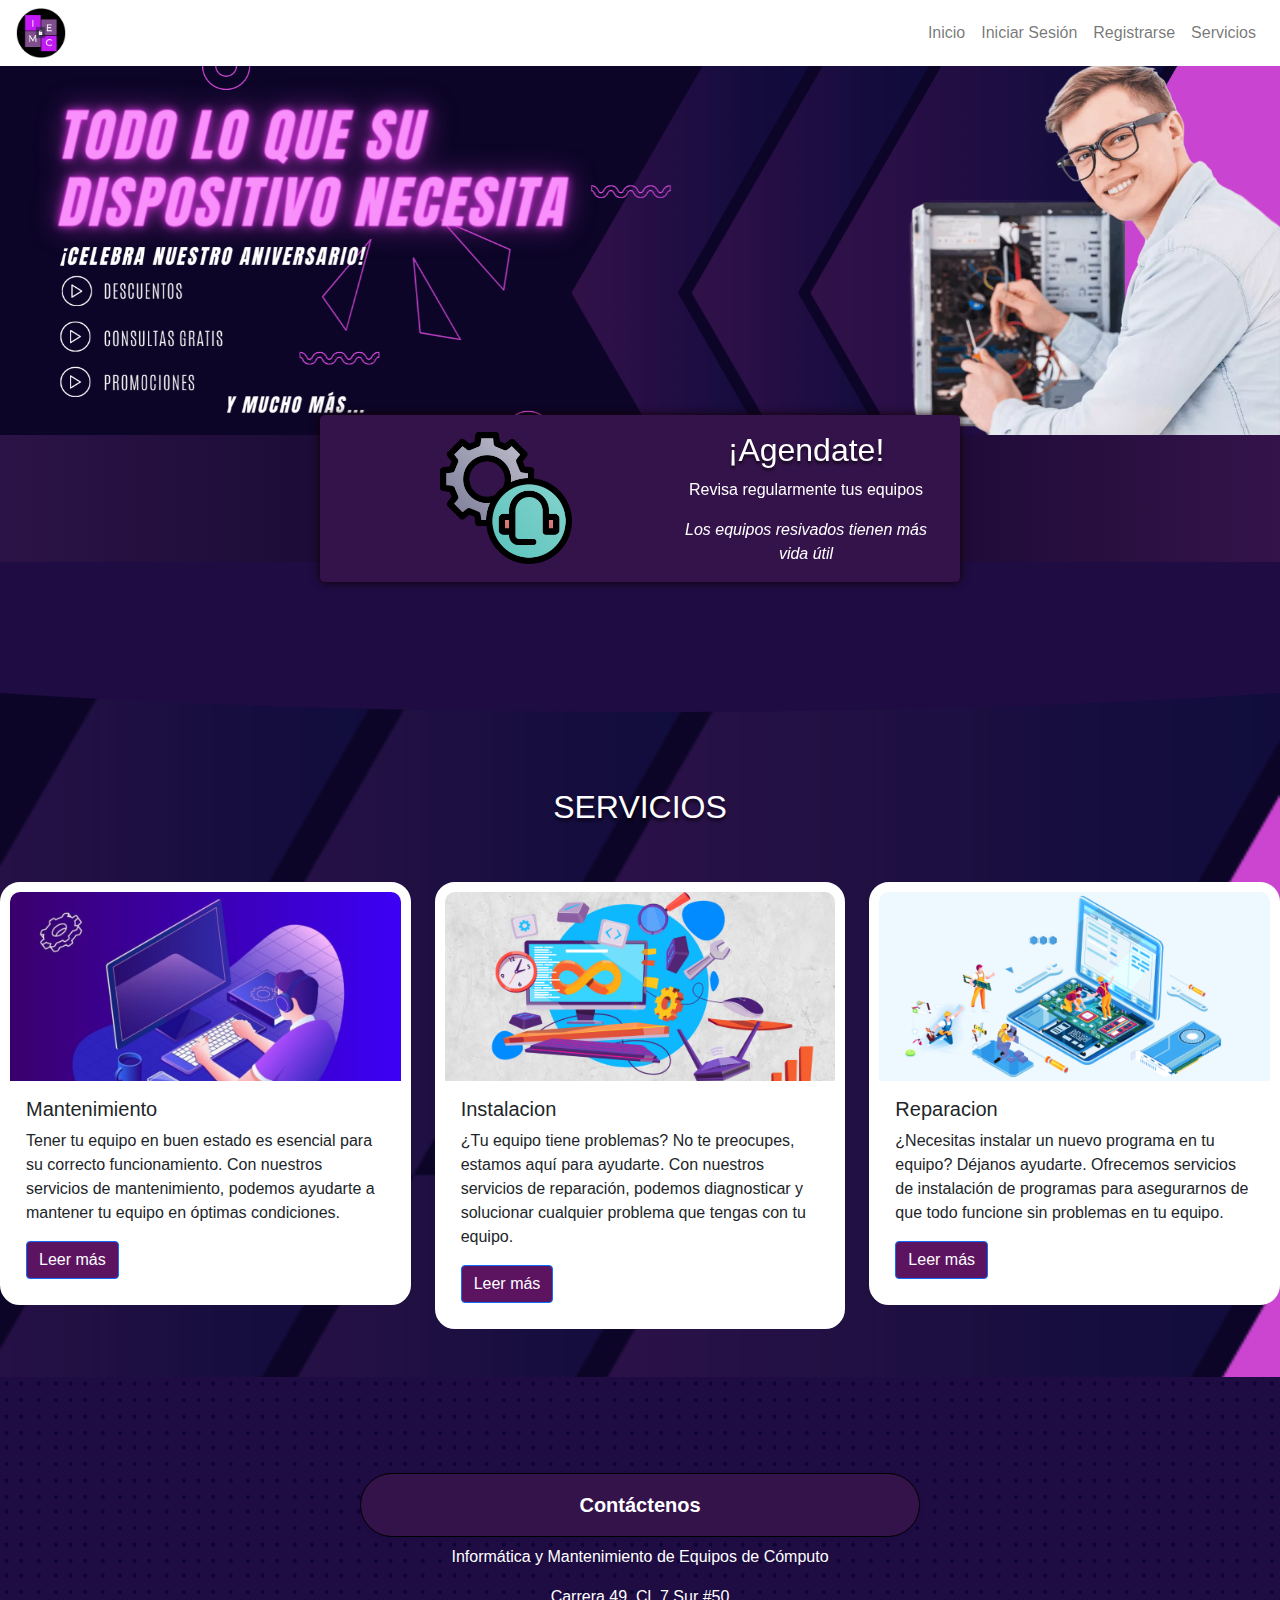
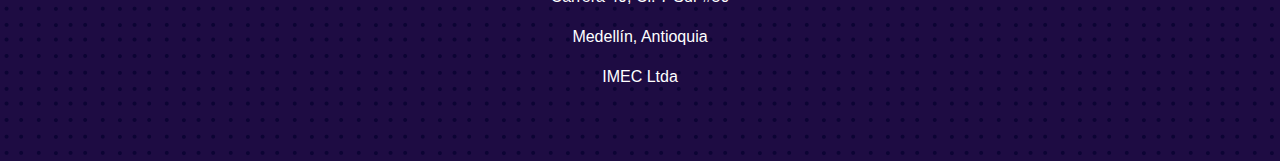
<file: index.html>
<!DOCTYPE html>
<html lang="en">
<head>
	<meta charset="utf-8">
	<meta name="viewport" content="width=device-width, initial-scale=1.0">
	<title>Bienvenido</title>


	<link rel="stylesheet" href="css/bootstrap.min.css">
	<link rel="stylesheet" href="css/main.css">
	<link href="img/logo.png" rel="icon">

</head>
<body style="overflow-x: hidden">
	<!-- NAVBAR -->
	<nav class="navbar navbar-expand-sm navbar-light bg-white">
		<div class="container-fluid">
		  <img src="img/logo.png" alt="" width="50">
		  </a>
	
	
		  <button class="navbar-toggler" type="button" data-toggle="collapse" data-target="#navbarSupportedContent"
			aria-controls="navbarSupportedContent" aria-expandend="false" aria-label="Toogle navigation">
	
			<span class="navbar-toggler-icon"></span>
		  </button>
	
		  <div class="collapse navbar-collapse" id="navbarSupportedContent">
			<ul class="navbar-nav ml-auto">
			  <li class="nav-item"><a class="nav-link" href="index.html" rel="import">Inicio</a></li>
			  <li class="nav-item"><a class="nav-link" href="login.html" rel="import">Iniciar Sesión</a></li>
			  <li class="nav-item"><a class="nav-link" href="register.html" rel="import">Registrarse</a></li>
			  <li class="nav-item"><a class="nav-link" href="#info" rel="import">Servicios</a></li>
			</ul>
		  </div>
		</div>
	</nav>

	<!-- CAROUSEL -->
	<div class="carousel slide" id="mainSlider" data-ride="carousel">
		<div class="carousel-inner">
			<div class="carousel-item active">
				<img src="img/new/car1.jpg" alt="" class="d-block w-100">
			</div>
			<div class="carousel-item">
				<img src="img/new/car2.jpg" alt="" class="d-block w-100">
			</div>
			<div class="carousel-item">
				<img src="img/new/car3.jpg" alt="" class="d-block w-100">
			</div>
		</div>
	</div>

	<!-- LISTÓN -->
	<div id="ribbon" style="background: linear-gradient(to right, #2c1347 0%, #0b0426 50%, #34134a 100%);	">
		<div id="cuadrito" class="container w-50 pl-5 rounded-lg" style="background-color: #34134a;">
			
			<div class="row align-items-center">
				<div class="col-sm p-3">
					<img src="img/new/liston.png" class="w-50 mx-auto d-block" alt="">
				</div>

				<div class="col-sm p-3 text-dark text-center">
					<h4 class="h2 text-shadow"  style="color:white">¡Agendate!</h4>
					<p  style="color:white">Revisa regularmente tus equipos</p>
					<i  style="color:white">Los equipos resivados tienen más vida útil</i>

				</div>

			</div>

		</div>
	</div>

	<!-- SEPARADOR LISTÓN -->

	<div id="separator-ribbon" >
		<div class="content bg-dark" style="background-color: #1e0c43!important;"></div>
	</div>

	<!-- DESC -->

	<div id="desc" style="background:url(img/new/fondofoot.png); background-size: 100%;">
		<div class="row pt-5">
			<a name="info"><h3 class="h2 text-shadow text-center text-white pb-5 pt-5 h1"><font face="Helvetica">SERVICIOS</h3></a></font>
		</div>

		<div class="row">
			<div class="col-sm">
				<div class="card w-100 card-border mb-5">
					<img src="img/new/card2.png" class="card-img-top" alt="">
					<div class="card-body">
						<h5 class="card-tittle">Mantenimiento</h5>
						<p class="card-text">Tener tu equipo en buen estado es esencial para su correcto funcionamiento. Con nuestros servicios de mantenimiento, podemos ayudarte a mantener tu equipo en óptimas condiciones.</p>
						<a href="register.html" class="btn btn-primary" style="background-color: rgb(92, 20, 97);" target="_blank">Leer más</a>
					</div>
				</div>
			</div>

				<div class="col-sm">
				<div class="card w-100 card-border mb-5">
					<img src="img/new/card1.png" class="card-img-top" alt="">
					<div class="card-body">
						<h5 class="card-tittle">Instalacion</h5>
						<p class="card-text">¿Tu equipo tiene problemas? No te preocupes, estamos aquí para ayudarte. Con nuestros servicios de reparación, podemos diagnosticar y solucionar cualquier problema que tengas con tu equipo.</p>
						<a href="register.html" class="btn btn-primary" style="background-color: rgb(92, 20, 97);" target="_blank">Leer más</a>
					</div>
				</div>
			</div>

				<div class="col-sm">
				<div class="card w-100 card-border mb-5">
					<img src="img/new/card3.png" class="card-img-top" alt="">
					<div class="card-body">
						<h5 class="card-tittle">Reparacion</h5>
						<p class="card-text">¿Necesitas instalar un nuevo programa en tu equipo? Déjanos ayudarte. Ofrecemos servicios de instalación de programas para asegurarnos de que todo funcione sin problemas en tu equipo.</p>

						<a href="register.html" class="btn btn-primary" style="background-color: rgb(92, 20, 97);" target="_blank">Leer más</a>
					</div>
				</div>
			</div>
		</div>
		

	</div>

	<!-- FOOTER -->
	<div id="footer" class="p-5" style="background: url(img/new/bg-04.png); ">
		<div class="container w-50 pt-5">
			<div class="row wor-cols-md-2 justify-content-md-center">
				<div class="col text-center">
					<a href="register.html" target="_blank">
						<button class="btn btn-lg rounded-pill btn-dark w-100 p-3 shadow-sm font-weight-bold" style="background-color: #34134a; border-color: black;">Contáctenos</button>
					</a>
				</div>
			</div>		

			<div>

				<div class="row justify-content-md-center py-2">
					<div class="col text-center" style="color: white">
						<p>Informática y Mantenimiento de Equipos de Cómputo</p>
						<p>Carrera 49, Cl. 7 Sur #50</p>
						<p>Medellín, Antioquia</p>
						<p>IMEC Ltda</p>
					</div>
					
				</div>
				

			</div>
		</div>		
	</div>

	<script src="js/popper.min.js"></script>
	<script src="js/bootstrap.min.js"></script>

</body>
</html>
</file>
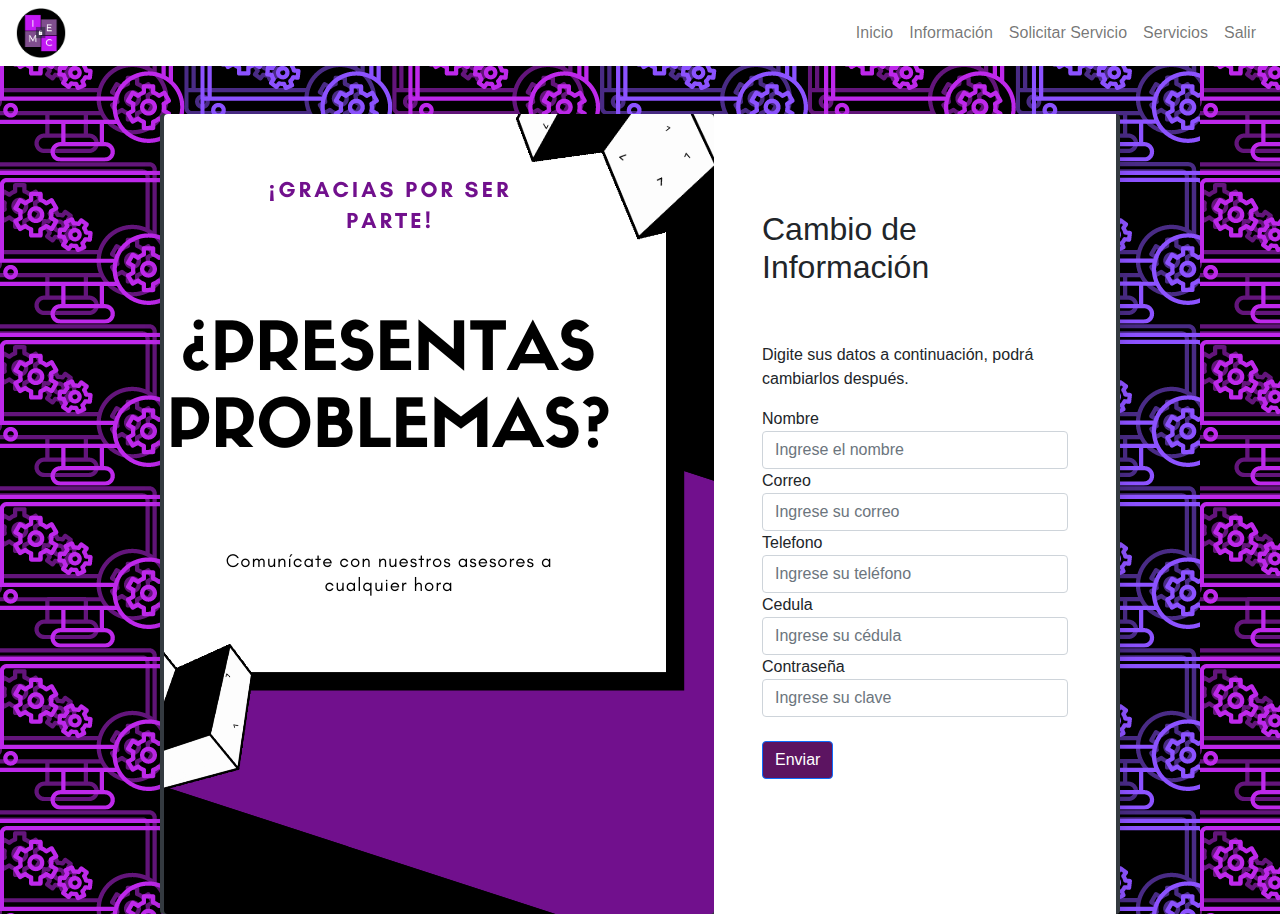
<file: editar_info.html>
<!DOCTYPE html>
<html lang="en">
<head>
  <meta charset="utf-8">
  <meta name="viewport" content="width=device-width, initial-scale=1.0">
  <title>Editar Info</title>
  <link href="css/bootstrap.min.css" rel="stylesheet">
  <link rel="stylesheet" href="css/register.css">
  <link href="img/logo.png" rel="icon">

  <style>
    .bg{
      background-image:url(img/update.png);
      width: 550px;
      height:800px;

    }
  </style>
</head>
<body>

  <!-- NAVBAR -->
  <nav class="navbar navbar-expand-sm navbar-light bg-white">
    <div class="container-fluid">
        <img src="img/logo.png" alt="" width="50">
      </a>


      <button class="navbar-toggler" type="button" data-toggle="collapse" data-target="#navbarSupportedContent" aria-controls="navbarSupportedContent" aria-expandend="false" aria-label="Toogle navigation">

        <span class="navbar-toggler-icon"></span>
      </button>

      <div class="collapse navbar-collapse" id="navbarSupportedContent">
        <ul class="navbar-nav ml-auto">
          <li class="nav-item"><a class="nav-link" href="menu.html"
          rel="import">Inicio</a></li>
          <li class="nav-item"><a class="nav-link" href="informacion_perfil.html"
          rel="import">Información</a></li>
          <li class="nav-item"><a class="nav-link" href="solicitar_servicios.html"
          rel="import">Solicitar Servicio</a></li>
          <li class="nav-item"><a class="nav-link" href="servicios.html"
            rel="import">Servicios</a></li>
          <li class="nav-item"><a class="nav-link" href="index.html"
          rel="import">Salir</a></li>
        </ul>
      </div>
    </div>
  </nav>

  <div class="container w-75 bg-dark mt-5 rounded shadow">
    <div class="row align-items-stretch">
      <div class="col bg d-none d-lg-block col-md-5 col-lg-5 col-xl-6 rounded">

      </div>
      <div class="col bg-white p-5 rounded-end">
        <div class="text-end">
        </div>

        <h2 class="fw-bold text-end py-5">Cambio de Información</h2>
        <label>Digite sus datos a continuación, podrá cambiarlos después.<br>
          <p> </p></label>


        <!--Log-->

        <form action="../p/services/updateUser.php" method="post">
          <div class="mb-4">
            
            <label>Nombre</label>
            <input type="text" name="name" id="name" class="form-control" placeholder="Ingrese el nombre"
              required>
            <label>Correo</label>
            <input type="email" name="location" id="ubicacion" class="form-control" placeholder="Ingrese su correo"
              required>
            <label>Telefono</label>
            <input type="text" name="station_id" id="ubicacion" class="form-control" placeholder="Ingrese su teléfono"
              required>
            <label>Cedula</label>
            <input type="text" name="employees" id="name" class="form-control" placeholder="Ingrese su cédula"
              required>
            <label>Contraseña</label>
            <input type="password" name="password" class="form-control" id="inputPassword3"
              placeholder="Ingrese su clave" required>
          </div>

          <div class="d-grid">

            <button type="submit" style="background-color: rgb(92, 20, 97);" class="btn btn-primary" href="informacion_perfil.html" rel="import">Enviar</button>
          </div>

        </form>

      </div>
    </div>
</body>
</html>
</file>
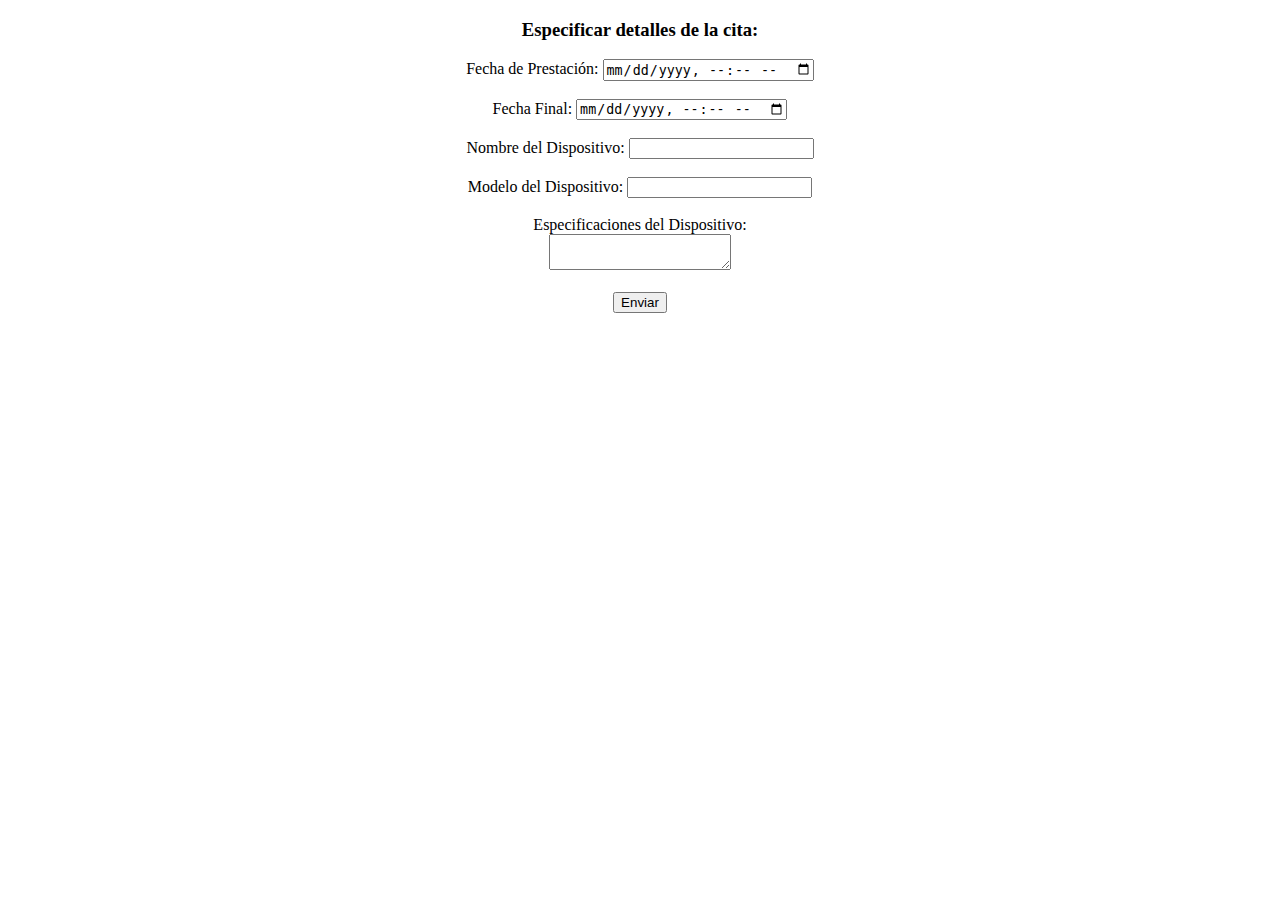
<file: formulario_cita.html>
<!DOCTYPE html>
<html lang="en">
<head>
    <meta charset="UTF-8">
    <meta http-equiv="X-UA-Compatible" content="IE=edge">
    <meta name="viewport" content="width=device-width, initial-scale=1.0">
    <title>Document</title>
</head>
<body>
    <div align="center">
        <h3>Especificar detalles de la cita:</h3>
    <form id="mantenimiento">
        <label for="fecha_prestacion">Fecha de Prestación:</label>
        <input type="datetime-local" id="fecha_prestacion" name="fecha_prestacion" required><br><br>

        <label for="fecha_final">Fecha Final:</label>
        <input type="datetime-local" id="fecha_final" name="fecha_final" required><br><br>

        <label for="nombre_dispositivo">Nombre del Dispositivo:</label>
        <input type="text" id="nombre_dispositivo" name="nombre_dispositivo" required><br><br>

        <label for="modelo_dispositivo">Modelo del Dispositivo:</label>
        <input type="text" id="modelo_dispositivo" name="modelo_dispositivo" required><br><br>

        <label for="especificaciones_dispositivo">Especificaciones del Dispositivo:</label><br>
        <textarea id="especificaciones_dispositivo" name="especificaciones_dispositivo" required></textarea><br><br>

        <input type="submit" value="Enviar">
    </form>
</div>
</body>
</html>
</file>
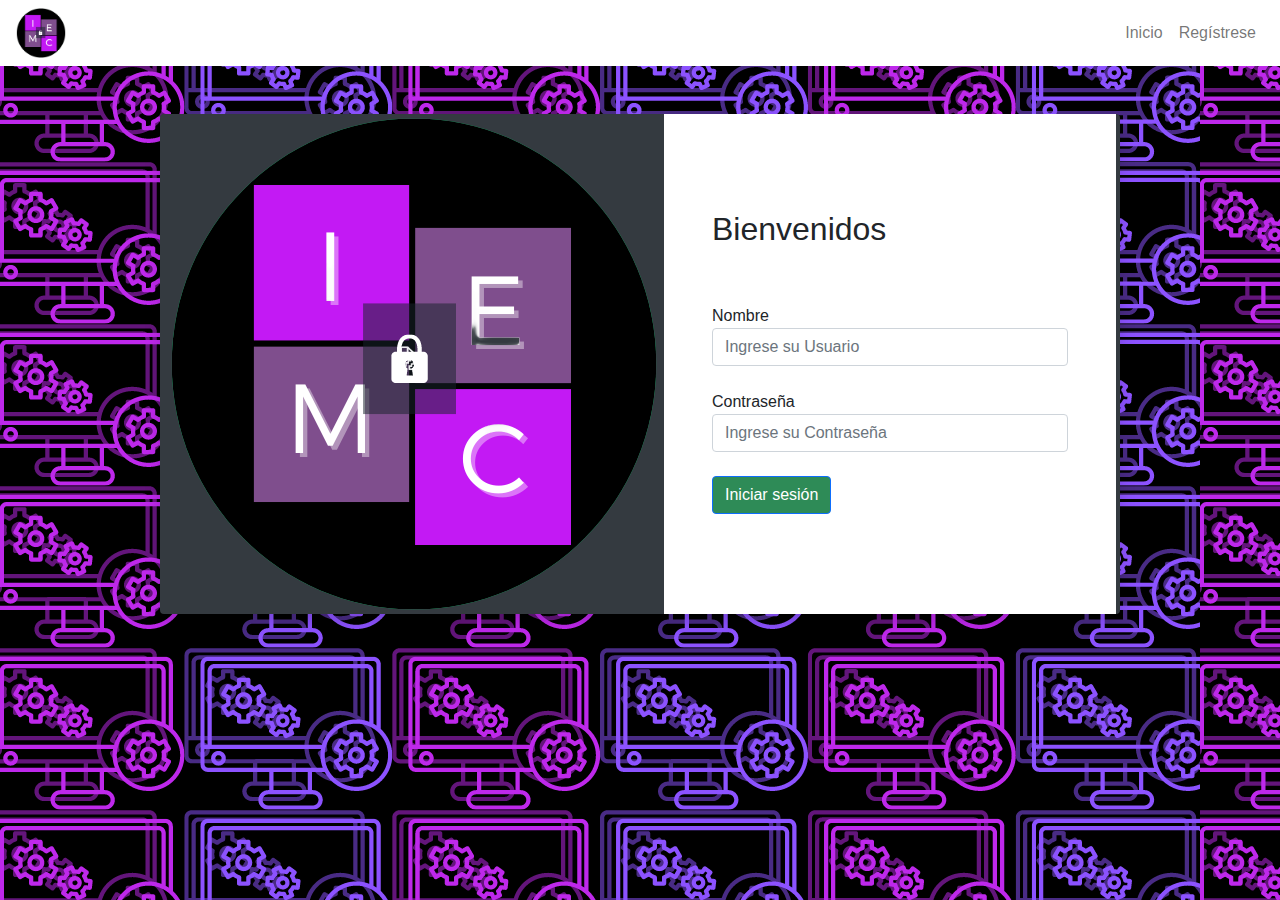
<file: login.html>
<!DOCTYPE html>
<html lang="en">

<head>
  <meta charset="utf-8">
  <meta name="viewport" content="width=device-width, initial-scale=1.0">
  <title>Login</title>
  <link href="css/bootstrap.min.css" rel="stylesheet">
  <link rel="stylesheet" href="css/login.css">
  <link href="img/logo.png" rel="icon">

  <style>
    .bg{
      background-image:url(img/logo.png);
      width: 500px;
      height:500px;

    }
  </style>

</head>
<body>

  <!-- NAVBAR -->
  <nav class="navbar navbar-expand-sm navbar-light bg-white">
    <div class="container-fluid">
        <img src="img/logo.png" alt="" width="50">
      </a>


      <button class="navbar-toggler" type="button" data-toggle="collapse" data-target="#navbarSupportedContent" aria-controls="navbarSupportedContent" aria-expandend="false" aria-label="Toogle navigation">

        <span class="navbar-toggler-icon"></span>
      </button>

      <div class="collapse navbar-collapse" id="navbarSupportedContent">
        <ul class="navbar-nav ml-auto">
          <li class="nav-item"><a class="nav-link" href="index.html"
          rel="import">Inicio</a></li>
          <li class="nav-item"><a class="nav-link" href="register.html"
          rel="import">Regístrese</a></li>
        </ul>
      </div>
    </div>
  </nav>

  <div class="container w-75 bg-dark mt-5 rounded shadow">
    <div class="row align-items-stretch">
      <div class="col bg d-none d-lg-block col-md-5 col-lg-5 col-xl-6 rounded">

      </div>
      <div class="col bg-white p-5 rounded-end">
        <div class="text-end">
        </div>

        <h2 class="fw-bold text-end py-5">Bienvenidos</h2>


        <!--Log-->

        <form action="./services/validateUser.php" method="post">
          <div class="mb-4">
            
            <label>Nombre</label>
            <input type="text" name="name" id="name" class="form-control" placeholder="Ingrese su Usuario" required>
          </div>

          <div class="mb-4">
            <label>Contraseña</label>
            <input type="password" name="password" class="form-control" id="inputPassword3" placeholder="Ingrese su Contraseña" required>
          </div>

          <div class="d-grid">

            <button type="submit" style="background-color: seagreen;" class="btn btn-primary" href="menu.html" rel="import">Iniciar sesión</button>
          </div>

        </form>

      </div>
    </div>
    
    <script src="js/bootstrap.bundle.min.js"></script>
</body>
</html>
</file>
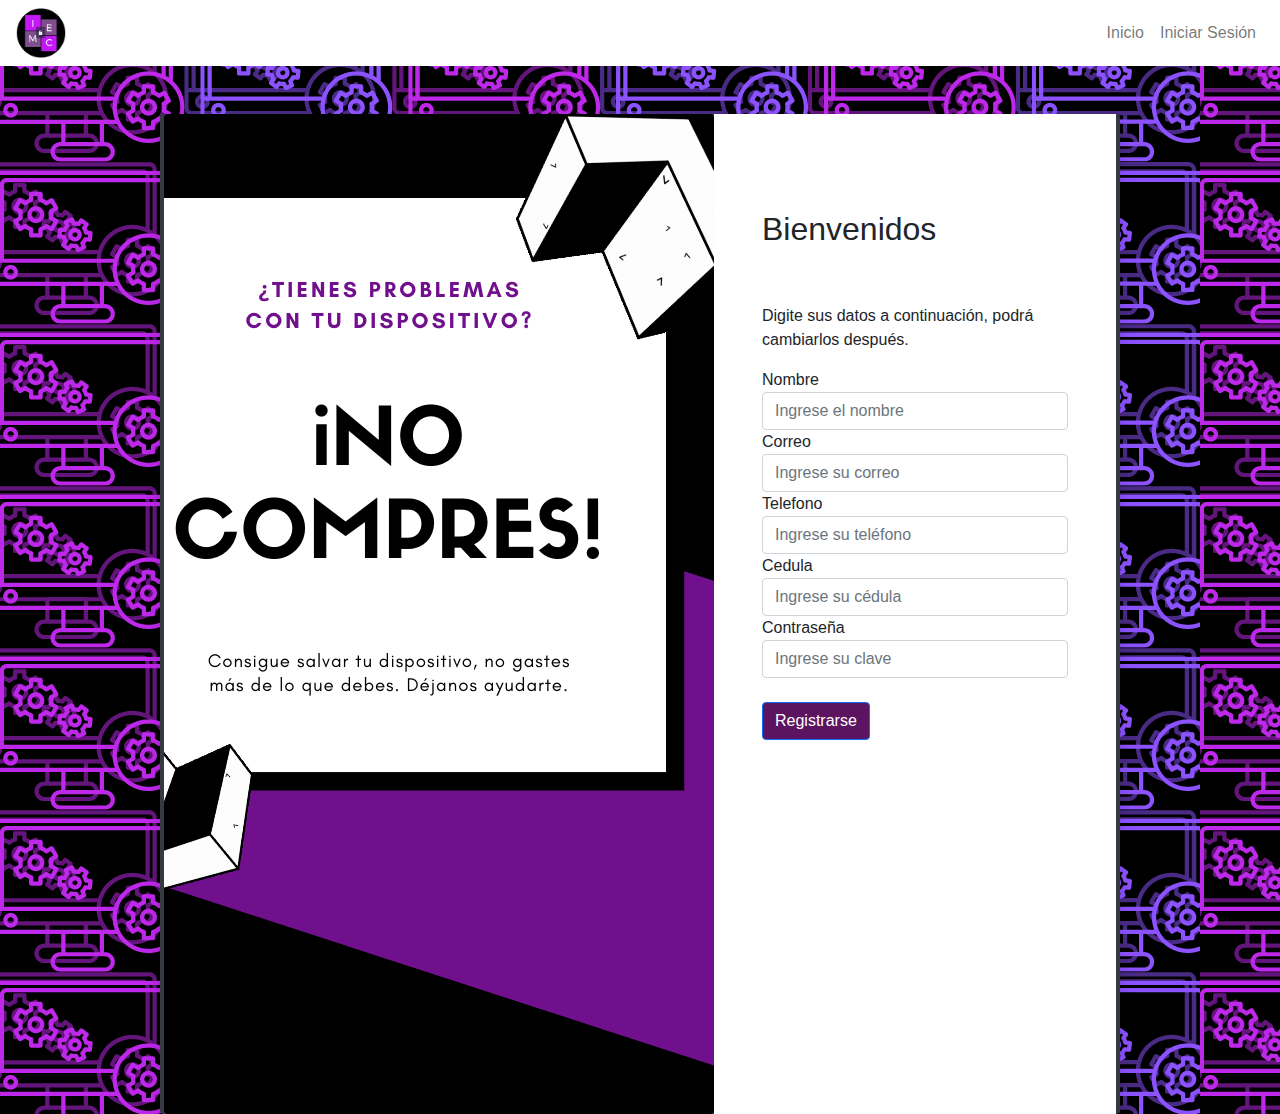
<file: register.html>
<!DOCTYPE html>
<html lang="en">

<head>
  <meta charset="utf-8">
  <meta name="viewport" content="width=device-width, initial-scale=1.0">
  <title>Registro</title>
  <link href="css/bootstrap.min.css" rel="stylesheet">
  <link rel="stylesheet" href="css/register.css">
  <link href="img/logo.png" rel="icon">

  <style>
    .bg {
      background-image: url(img/register.png);
      width: 550px;
      height: 1000px;
    }
  </style>
  <script type="text/javascript" defer>
    fetch("http://localhost/p/services/getStations.php")
      .then((res) => res.json())
      .then((data) => {
        let select = document.getElementById("emetro");
        data.forEach((station) => {
          let option = document.createElement("option");
          option.value = station.id;
          option.innerHTML = station.name;

          select.appendChild(option);
        });
      });

    function validatePassword() {
      const password = document.getElementById("inputPassword3").value;
      const passwordError = document.getElementById("passwordError");

      // Password requirements
      const passwordRegex = /^(?=.*[a-z])(?=.*[A-Z])(?=.*\d)(?=.*[@$!%*?&])[A-Za-z\d@$!%*?&]{8,}$/;

      if (!passwordRegex.test(password)) {
        passwordError.innerText = "La contraseña debe contener al menos 8 caracteres, una letra mayúscula, una letra minúscula, un número y un carácter especial.";
        return false;
      } else {
        passwordError.innerText = "";
        return true;
      }
    }

    function validateForm() {
      const isPasswordValid = validatePassword();
      return isPasswordValid;
    }
  </script>

</head>

<body>

  <!-- NAVBAR -->
  <nav class="navbar navbar-expand-sm navbar-light bg-white">
    <div class="container-fluid">
      <img src="img/logo.png" alt="" width="50">
      </a>


      <button class="navbar-toggler" type="button" data-toggle="collapse" data-target="#navbarSupportedContent"
        aria-controls="navbarSupportedContent" aria-expandend="false" aria-label="Toogle navigation">

        <span class="navbar-toggler-icon"></span>
      </button>

      <div class="collapse navbar-collapse" id="navbarSupportedContent">
        <ul class="navbar-nav ml-auto">
          <li class="nav-item"><a class="nav-link" href="index.html" rel="import">Inicio</a></li>
          <li class="nav-item"><a class="nav-link" href="login.html" rel="import">Iniciar Sesión</a></li>
        </ul>
      </div>
    </div>
  </nav>

  <div class="container w-75 bg-dark mt-5 rounded shadow">
    <div class="row align-items-stretch">
      <div class="col bg d-none d-lg-block col-md-5 col-lg-5 col-xl-6 rounded">

      </div>
      <div class="col bg-white p-5 rounded-end">
        <div class="text-end">
        </div>

        <h2 class="fw-bold text-end py-5">Bienvenidos</h2>
          <label>Digite sus datos a continuación, podrá cambiarlos después.<br>
            <p> </p>
          </label>
  
  
          <!--Log-->
  
          <form action="./services/addUser.php" method="post" onsubmit="return validateForm()">
            <div class="mb-4">
  
              <label>Nombre</label>
              <input type="text" name="name" id="name" class="form-control" placeholder="Ingrese el nombre"
                required>
              <label>Correo</label>
              <input type="email" name="location" id="ubicacion" class="form-control" placeholder="Ingrese su correo"
                required>
              <label>Telefono</label>
              <input type="text" name="station_id" id="ubicacion" class="form-control" placeholder="Ingrese su teléfono"
                required>
              <label>Cedula</label>
              <input type="text" name="employees" id="name" class="form-control" placeholder="Ingrese su cédula"
                required>
              <label>Contraseña</label>
              <input type="password" name="password" class="form-control" id="inputPassword3"
                placeholder="Ingrese su clave" required>
              <span id="passwordError" style="color: rgb(108, 37, 107);"></span>
            </div>
  
            <div class="d-grid">
  
              <button type="submit" style="background-color: rgb(92, 20, 97);" class="btn btn-primary" href="login.html"
                rel="import">Registrarse</button>
            </div>
  
          </form>
  
        </div>
      </div>
  </body>
  
  </html>
</file>
<file: css/main.css>
#ribbon{
    background-color: rgb(255, 255, 255);

}

#ribbon::after{
    content: '';
    background-color: transparent;
    display: block;
    height: 20px;
    width: 50%;
    margin: 0 auto;
    position: relative;
    left: auto;
    margin-top: -40px;
}

#cuadrito{
    background-color: rgb(255, 255, 255);
    position: relative;
    margin-top: -20px;
    z-index: 10;
    box-shadow: 0 0 10px rgba(20, 0, 0);
}

.text-shadow{
    text-shadow: 0 3px 3px rgba(0,0,0,0.6);
}

#separator-ribbon{
    width: 100%;
    overflow: hidden;
    position: relative;
    z-index: 2;
}
#separator-ribbon .content{
    width: 150%;
    height: 150px;
    margin-left: -25%;
    border-bottom-left-radius: 50%;
    border-bottom-right-radius: 50%;
}

.card-border{
    border: solid 10px white;
    border-radius: 20px;
    overflow: hidden;
    transition: all ease-out 0.2s;
}
.card-border:hover{
    transform: scale(1.05);
}

#desc{
    background: rgb(255,255,255);
    background: url(../img/new/fondofoot.png);
    background-color: black;
    background-repeat: repeat-x;
    background-size: 75%;
    margin-top: -20px;
}

#footer{
    background: url(../img/bg-04.png);
    background-color: white;
    background-size: 50px 50px;
}
</file>
<file: css/register.css>
.bg{
      background-position: center center;
}

body{
      background-image: url(../img/fondoinicio.png);
}
</file>
<file: css/login.css>
.bg{
  background-position: center center;
}

body{
  background-image: url(../img/fondoinicio.png);
}
</file>
